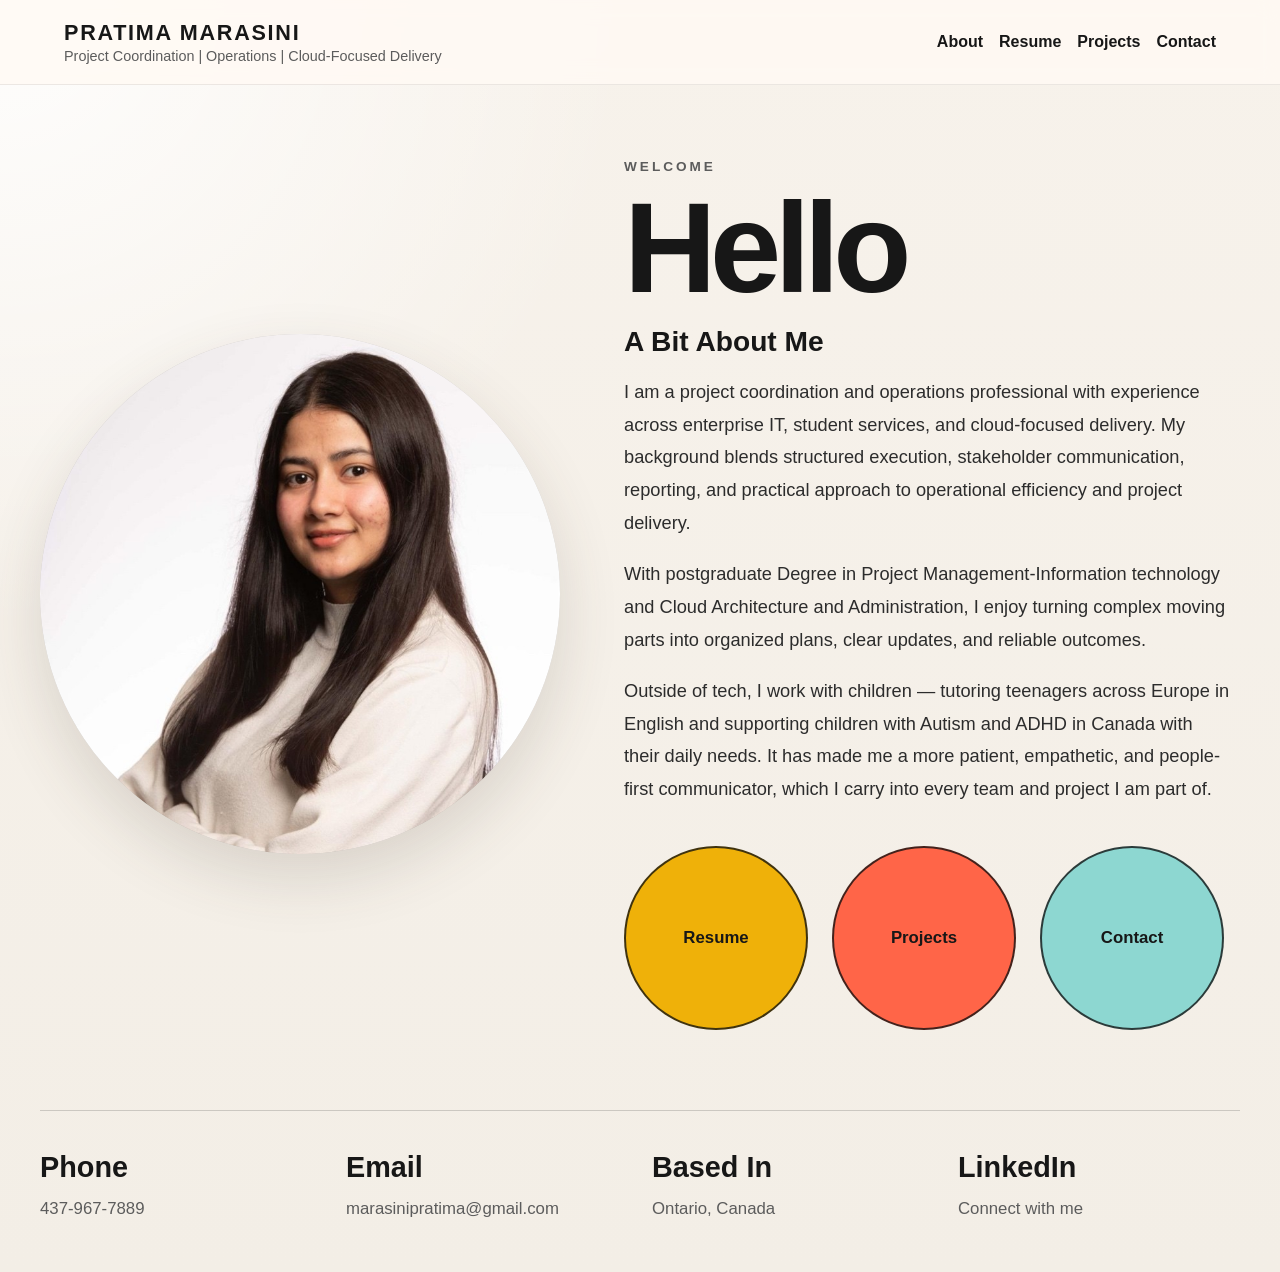
<file: index.html>
<!DOCTYPE html>
<html lang="en">
<head>
  <meta charset="UTF-8">
  <meta name="viewport" content="width=device-width, initial-scale=1.0">
  <title>Pratima Marasini | Portfolio</title>
  <link rel="stylesheet" href="style.css">
</head>
<body>
  <header class="site-header">
    <div class="brand">
      <p class="brand-name">Pratima Marasini</p>
      <p class="brand-role">Project Coordination | Operations | Cloud-Focused Delivery</p>
    </div>

    <nav class="site-nav" aria-label="Primary navigation">
      <a href="index.html">About</a>
      <a href="resume.html">Resume</a>
      <a href="projects.html">Projects</a>
      <a href="contact.html">Contact</a>
    </nav>
  </header>

  <main>
    <section class="hero">
      <div class="portrait-wrap">
        <div class="portrait-circle">
          <img src="profile.jpeg" alt="Portrait of Pratima Marasini" class="portrait-image">
        </div>
      </div>

      <div class="hero-copy">
        <span class="eyebrow">Welcome</span>
        <h2>Hello</h2>
        <h3>A Bit About Me</h3>
        <p>
          I am a project coordination and operations professional with experience across enterprise IT,
          student services, and cloud-focused delivery. My background blends structured execution,
          stakeholder communication, reporting, and practical approach to operational efficiency and project delivery.
        </p>
        <p>
          With postgraduate Degree in Project Management-Information technology and Cloud Architecture and Administration,
          I enjoy turning complex moving parts into organized plans, clear updates, and reliable outcomes.
        </p>
        <p>
          Outside of tech, I work with children — tutoring teenagers across Europe in English and supporting children
          with Autism and ADHD in Canada with their daily needs. It has made me a more patient, empathetic, and
          people-first communicator, which I carry into every team and project I am part of.
        </p>

        <div class="cta-grid">
          <a class="circle-link resume" href="resume.html">Resume</a>
          <a class="circle-link projects" href="projects.html">Projects</a>
          <a class="circle-link contact" href="contact.html">Contact</a>
        </div>
      </div>
    </section>
  </main>

  <footer class="site-footer">
    <div class="footer-block">
      <h4>Phone</h4>
      <p>437-967-7889</p>
    </div>

    <div class="footer-block">
      <h4>Email</h4>
      <a href="mailto:marasinipratima@gmail.com">marasinipratima@gmail.com</a>
    </div>

    <div class="footer-block">
      <h4>Based In</h4>
      <p>Ontario, Canada</p>
    </div>

    <div class="footer-block">
      <h4>LinkedIn</h4>
      <a href="https://www.linkedin.com/in/pratima-marasini-aa03aa18a">Connect with me</a>
    </div>
  </footer>
</body>
</html>
</file>
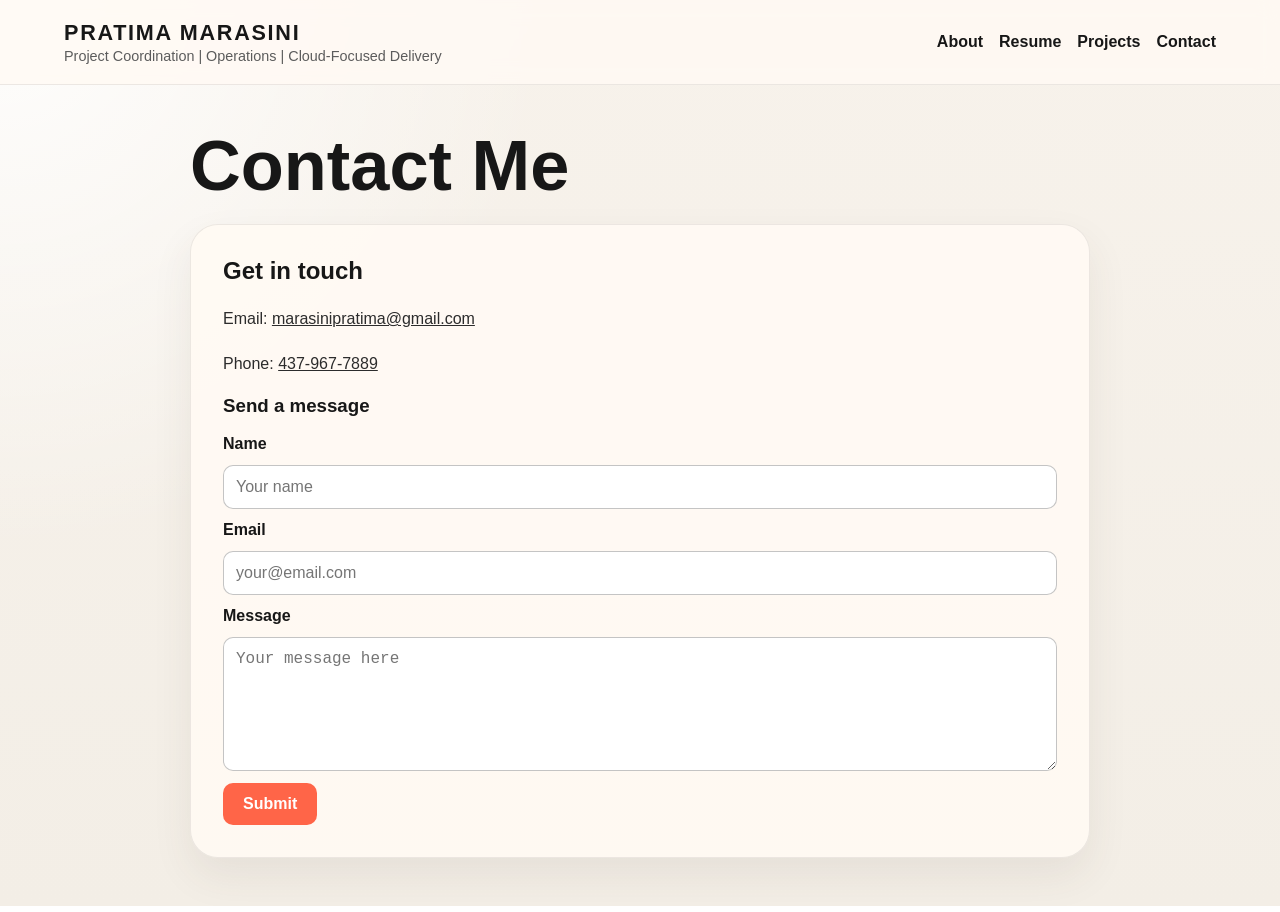
<file: contact.html>
<!DOCTYPE html>
<html lang="en">
<head>
  <meta charset="UTF-8">
  <meta name="viewport" content="width=device-width, initial-scale=1.0">
  <title>Contact | Pratima Marasini</title>
  <link rel="stylesheet" href="style.css">
</head>
<body>
  <header class="site-header">
    <div class="brand">
      <p class="brand-name">Pratima Marasini</p>
      <p class="brand-role">Project Coordination | Operations | Cloud-Focused Delivery</p>
    </div>

    <nav class="site-nav" aria-label="Primary navigation">
      <a href="index.html">About</a>
      <a href="resume.html">Resume</a>
      <a href="projects.html">Projects</a>
      <a href="contact.html">Contact</a>
    </nav>
  </header>

  <main>
    <section class="subpage-header">
      <h1>Contact Me</h1>
    </section>

    <section class="container">
      <h2>Get in touch</h2>
      <p>Email: <a href="mailto:marasinipratima@gmail.com">marasinipratima@gmail.com</a></p>
      <p>Phone: <a href="tel:+14379677889">437-967-7889</a></p>

      <h3>Send a message</h3>
      <form class="contact-form" method="POST" action="https://formspree.io/f/mnjoavrn">
        <input type="hidden" name="_replyto" value="marasinipratima@gmail.com">
        <input type="hidden" name="_subject" value="New message from your portfolio site">

        <label for="visitor-name">Name</label>
        <input id="visitor-name" name="name" type="text" placeholder="Your name" required>

        <label for="visitor-email">Email</label>
        <input id="visitor-email" name="email" type="email" placeholder="your@email.com" required>

        <label for="visitor-message">Message</label>
        <textarea id="visitor-message" name="message" rows="6" placeholder="Your message here" required></textarea>

        <button type="submit">Submit</button>
      </form>
    </section>
  </main>
</body>
</html>
</file>
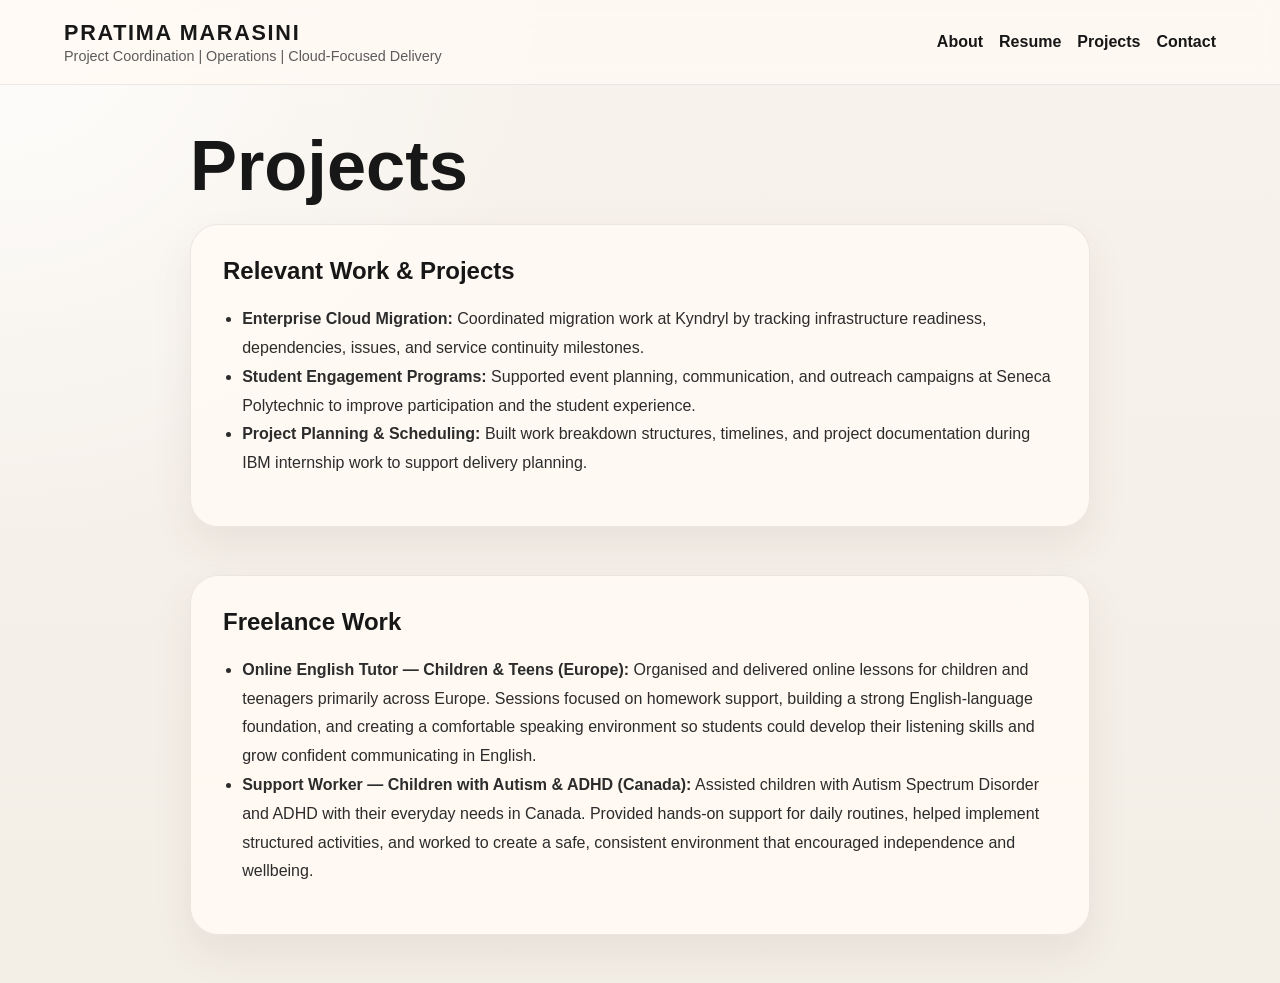
<file: projects.html>
<!DOCTYPE html>
<html lang="en">
<head>
  <meta charset="UTF-8">
  <meta name="viewport" content="width=device-width, initial-scale=1.0">
  <title>Projects | Pratima Marasini</title>
  <link rel="stylesheet" href="style.css">
</head>
<body>
  <header class="site-header">
    <div class="brand">
      <p class="brand-name">Pratima Marasini</p>
      <p class="brand-role">Project Coordination | Operations | Cloud-Focused Delivery</p>
    </div>

    <nav class="site-nav" aria-label="Primary navigation">
      <a href="index.html">About</a>
      <a href="resume.html">Resume</a>
      <a href="projects.html">Projects</a>
      <a href="contact.html">Contact</a>
    </nav>
  </header>

  <main>
    <section class="subpage-header">
      <h1>Projects</h1>
    </section>

    <section class="container">
      <h2>Relevant Work &amp; Projects</h2>
      <ul>
        <li><strong>Enterprise Cloud Migration:</strong> Coordinated migration work at Kyndryl by tracking infrastructure readiness, dependencies, issues, and service continuity milestones.</li>
        <li><strong>Student Engagement Programs:</strong> Supported event planning, communication, and outreach campaigns at Seneca Polytechnic to improve participation and the student experience.</li>
        <li><strong>Project Planning &amp; Scheduling:</strong> Built work breakdown structures, timelines, and project documentation during IBM internship work to support delivery planning.</li>
      </ul>
    </section>

    <section class="container">
      <h2>Freelance Work</h2>
      <ul>
        <li>
          <strong>Online English Tutor — Children &amp; Teens (Europe):</strong>
          Organised and delivered online lessons for children and teenagers primarily across Europe. Sessions focused on homework support, building a strong English-language foundation, and creating a comfortable speaking environment so students could develop their listening skills and grow confident communicating in English.
        </li>
        <li>
          <strong>Support Worker — Children with Autism &amp; ADHD (Canada):</strong>
          Assisted children with Autism Spectrum Disorder and ADHD with their everyday needs in Canada. Provided hands-on support for daily routines, helped implement structured activities, and worked to create a safe, consistent environment that encouraged independence and wellbeing.
        </li>
      </ul>
    </section>
  </main>
</body>
</html>
</file>
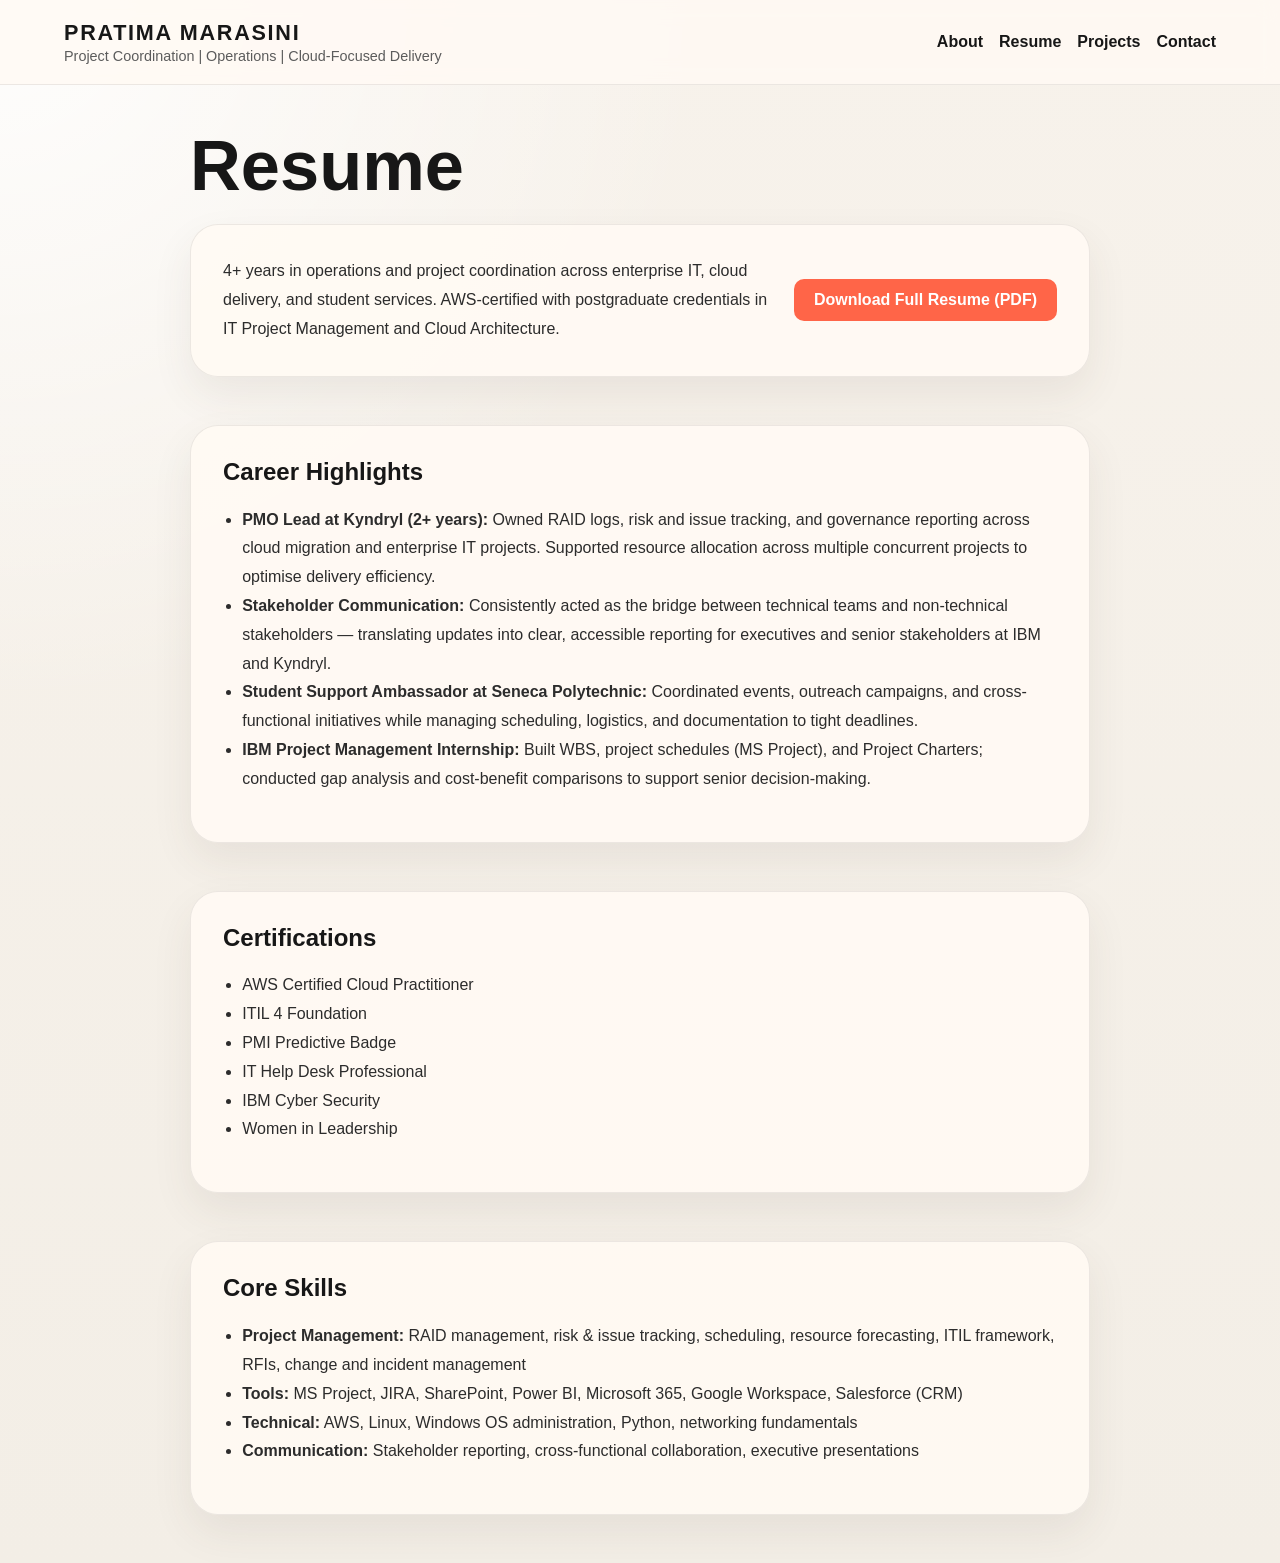
<file: resume.html>
<!DOCTYPE html>
<html lang="en">
<head>
  <meta charset="UTF-8">
  <meta name="viewport" content="width=device-width, initial-scale=1.0">
  <title>Resume | Pratima Marasini</title>
  <link rel="stylesheet" href="style.css">
</head>
<body>
  <header class="site-header">
    <div class="brand">
      <p class="brand-name">Pratima Marasini</p>
      <p class="brand-role">Project Coordination | Operations | Cloud-Focused Delivery</p>
    </div>

    <nav class="site-nav" aria-label="Primary navigation">
      <a href="index.html">About</a>
      <a href="resume.html">Resume</a>
      <a href="projects.html">Projects</a>
      <a href="contact.html">Contact</a>
    </nav>
  </header>

  <main>
    <section class="subpage-header">
      <h1>Resume</h1>
    </section>

    <section class="container">
      <div class="resume-download-row">
        <p>4+ years in operations and project coordination across enterprise IT, cloud delivery, and student services. AWS-certified with postgraduate credentials in IT Project Management and Cloud Architecture.</p>
        <a class="btn-download" href="Pratima_Marasini_Resume.pdf" download>Download Full Resume (PDF)</a>
      </div>
    </section>

    <section class="container">
      <h2>Career Highlights</h2>
      <ul>
        <li><strong>PMO Lead at Kyndryl (2+ years):</strong> Owned RAID logs, risk and issue tracking, and governance reporting across cloud migration and enterprise IT projects. Supported resource allocation across multiple concurrent projects to optimise delivery efficiency.</li>
        <li><strong>Stakeholder Communication:</strong> Consistently acted as the bridge between technical teams and non-technical stakeholders — translating updates into clear, accessible reporting for executives and senior stakeholders at IBM and Kyndryl.</li>
        <li><strong>Student Support Ambassador at Seneca Polytechnic:</strong> Coordinated events, outreach campaigns, and cross-functional initiatives while managing scheduling, logistics, and documentation to tight deadlines.</li>
        <li><strong>IBM Project Management Internship:</strong> Built WBS, project schedules (MS Project), and Project Charters; conducted gap analysis and cost-benefit comparisons to support senior decision-making.</li>
      </ul>
    </section>

    <section class="container">
      <h2>Certifications</h2>
      <ul>
        <li>AWS Certified Cloud Practitioner</li>
        <li>ITIL 4 Foundation</li>
        <li>PMI Predictive Badge</li>
        <li>IT Help Desk Professional</li>
        <li>IBM Cyber Security</li>
        <li>Women in Leadership</li>
      </ul>
    </section>

    <section class="container">
      <h2>Core Skills</h2>
      <ul>
        <li><strong>Project Management:</strong> RAID management, risk &amp; issue tracking, scheduling, resource forecasting, ITIL framework, RFIs, change and incident management</li>
        <li><strong>Tools:</strong> MS Project, JIRA, SharePoint, Power BI, Microsoft 365, Google Workspace, Salesforce (CRM)</li>
        <li><strong>Technical:</strong> AWS, Linux, Windows OS administration, Python, networking fundamentals</li>
        <li><strong>Communication:</strong> Stakeholder reporting, cross-functional collaboration, executive presentations</li>
      </ul>
    </section>
  </main>
</body>
</html>
</file>
<file: style.css>
:root {
  --bg: #f4efe7;
  --surface: #fffaf4;
  --text: #171717;
  --muted: #5c5c5c;
  --line: #1f1f1f;
  --accent-gold: #efb109;
  --accent-coral: #ff6548;
  --accent-mint: #8dd7d1;
  --accent-ink: #101010;
}

* {
  box-sizing: border-box;
}

html {
  scroll-behavior: smooth;
}

body {
  margin: 0;
  font-family: "Avenir Next", "Segoe UI", sans-serif;
  color: var(--text);
  background:
    radial-gradient(circle at top left, rgba(255, 255, 255, 0.9), transparent 35%),
    linear-gradient(180deg, #f7f2eb 0%, #f3eee6 100%);
}

a {
  color: inherit;
}

img {
  max-width: 100%;
  display: block;
}

.site-header {
  display: flex;
  justify-content: space-between;
  align-items: center;
  gap: 1.5rem;
  padding: 1.25rem 5vw;
  background: rgba(255, 250, 244, 0.86);
  backdrop-filter: blur(10px);
  border-bottom: 1px solid rgba(23, 23, 23, 0.08);
  position: sticky;
  top: 0;
  z-index: 10;
}

.brand {
  display: flex;
  flex-direction: column;
  gap: 0.15rem;
}

.brand-name {
  margin: 0;
  font-size: 1.35rem;
  font-weight: 800;
  letter-spacing: 0.08em;
  text-transform: uppercase;
}

.brand-role {
  margin: 0;
  color: var(--muted);
  font-size: 0.9rem;
}

.site-nav {
  display: flex;
  flex-wrap: wrap;
  gap: 1rem;
}

.site-nav a {
  text-decoration: none;
  font-weight: 700;
  position: relative;
}

.site-nav a::after {
  content: "";
  position: absolute;
  left: 0;
  bottom: -0.2rem;
  width: 100%;
  height: 2px;
  background: var(--accent-coral);
  transform: scaleX(0);
  transform-origin: left;
  transition: transform 180ms ease;
}

.site-nav a:hover::after,
.site-nav a:focus-visible::after {
  transform: scaleX(1);
}

.hero {
  width: min(1200px, calc(100% - 3rem));
  margin: 0 auto;
  padding: 4.5rem 0 3rem;
  display: grid;
  grid-template-columns: minmax(280px, 520px) minmax(320px, 1fr);
  align-items: center;
  gap: 4rem;
}

.portrait-wrap {
  display: flex;
  justify-content: center;
}

.portrait-circle {
  width: min(42vw, 520px);
  aspect-ratio: 1;
  border-radius: 50%;
  background: linear-gradient(180deg, #f2ede6 0%, #d8d1ca 100%);
  box-shadow:
    inset 0 0 0 1px rgba(23, 23, 23, 0.18),
    0 24px 60px rgba(76, 64, 49, 0.16);
  position: relative;
  overflow: hidden;
}

.portrait-image {
  width: 100%;
  height: 100%;
  object-fit: cover;
  object-position: center 30%;
}

.hero-copy h2 {
  margin: 0;
  font-size: clamp(4rem, 10vw, 8rem);
  line-height: 0.9;
  letter-spacing: -0.05em;
}

.eyebrow {
  display: inline-block;
  margin-bottom: 1rem;
  color: var(--muted);
  font-size: 0.85rem;
  font-weight: 800;
  letter-spacing: 0.22em;
  text-transform: uppercase;
}

.hero-copy h3 {
  margin: 1.25rem 0 0.85rem;
  font-size: clamp(1.7rem, 2.2vw, 2.35rem);
}

.hero-copy p {
  max-width: 38rem;
  font-size: 1.14rem;
  line-height: 1.8;
  color: #2c2c2c;
}

.cta-grid {
  display: flex;
  flex-wrap: wrap;
  gap: 1.5rem;
  margin-top: 2.5rem;
}

.circle-link {
  width: 11.5rem;
  aspect-ratio: 1;
  border-radius: 50%;
  display: inline-flex;
  align-items: center;
  justify-content: center;
  padding: 1.2rem;
  text-align: center;
  text-decoration: none;
  font-size: 1.05rem;
  font-weight: 800;
  border: 2px solid rgba(16, 16, 16, 0.78);
  transition:
    transform 180ms ease,
    box-shadow 180ms ease;
}

.circle-link:hover,
.circle-link:focus-visible {
  transform: translateY(-6px);
  box-shadow: 0 18px 28px rgba(16, 16, 16, 0.12);
}

.circle-link.resume {
  background: var(--accent-gold);
}

.circle-link.projects {
  background: var(--accent-coral);
}

.circle-link.contact {
  background: var(--accent-mint);
}

.site-footer {
  width: min(1200px, calc(100% - 3rem));
  margin: 2rem auto 3rem;
  padding-top: 2.5rem;
  border-top: 1px solid rgba(23, 23, 23, 0.18);
  display: grid;
  grid-template-columns: repeat(4, minmax(0, 1fr));
  gap: 1.5rem;
}

.footer-block h4 {
  margin: 0 0 0.7rem;
  font-size: 1.8rem;
}

.footer-block p,
.footer-block a {
  margin: 0;
  color: var(--muted);
  font-size: 1.05rem;
  line-height: 1.7;
  text-decoration: none;
}

.subpage-header {
  width: min(900px, calc(100% - 2rem));
  margin: 3rem auto 1.5rem;
}

.subpage-header h1 {
  margin: 0;
  font-size: clamp(2.8rem, 7vw, 4.4rem);
  line-height: 0.95;
}

.container {
  width: min(900px, calc(100% - 2rem));
  margin: 0 auto 3rem;
  padding: 2rem;
  background: rgba(255, 250, 244, 0.92);
  border: 1px solid rgba(23, 23, 23, 0.08);
  border-radius: 28px;
  box-shadow: 0 18px 40px rgba(76, 64, 49, 0.08);
}

.container h2,
.container h3,
.container h4 {
  margin-top: 0;
}

.container p,
.container li {
  color: #2c2c2c;
  line-height: 1.8;
}

.container ul {
  padding-left: 1.2rem;
}

.contact-form {
  display: grid;
  gap: 0.75rem;
  margin-top: 1rem;
}

.contact-form label {
  font-weight: 700;
  color: var(--text);
}

.contact-form input,
.contact-form textarea {
  width: 100%;
  padding: 0.75rem;
  border: 1px solid rgba(23, 23, 23, 0.25);
  border-radius: 10px;
  font-size: 1rem;
  background: #fff;
}

.resume-download-row {
  display: flex;
  align-items: center;
  justify-content: space-between;
  gap: 1.5rem;
  flex-wrap: wrap;
}

.resume-download-row p {
  flex: 1;
  margin: 0;
}

.btn-download {
  display: inline-block;
  white-space: nowrap;
  background: var(--accent-coral);
  color: white;
  text-decoration: none;
  border-radius: 10px;
  padding: 0.75rem 1.25rem;
  font-size: 1rem;
  font-weight: 800;
  transition: transform 180ms ease, box-shadow 180ms ease;
}

.btn-download:hover,
.btn-download:focus-visible {
  transform: translateY(-2px);
  box-shadow: 0 12px 20px rgba(16, 16, 16, 0.16);
}

.contact-form button {
  width: fit-content;
  align-self: start;
  background: var(--accent-coral);
  color: white;
  border: none;
  border-radius: 10px;
  padding: 0.75rem 1.25rem;
  font-size: 1rem;
  font-weight: 800;
  cursor: pointer;
  transition: transform 180ms ease, box-shadow 180ms ease;
}

.contact-form button:hover,
.contact-form button:focus-visible {
  transform: translateY(-2px);
  box-shadow: 0 12px 20px rgba(16, 16, 16, 0.16);
}

@media (max-width: 920px) {
  .site-header {
    align-items: flex-start;
    flex-direction: column;
  }

  .hero {
    grid-template-columns: 1fr;
    gap: 2.5rem;
    padding-top: 2.8rem;
  }

  .portrait-circle {
    width: min(82vw, 460px);
  }

  .hero-copy {
    text-align: center;
  }

  .hero-copy p {
    margin-inline: auto;
  }

  .cta-grid {
    justify-content: center;
  }

  .site-footer {
    grid-template-columns: 1fr;
  }
}

@media (max-width: 560px) {
  .hero {
    width: min(100% - 1.5rem, 1200px);
  }

  .site-footer,
  .container,
  .subpage-header {
    width: min(100% - 1.5rem, 900px);
  }

  .circle-link {
    width: 9.5rem;
    font-size: 0.95rem;
  }

  .footer-block h4 {
    font-size: 1.5rem;
  }
}
</file>
